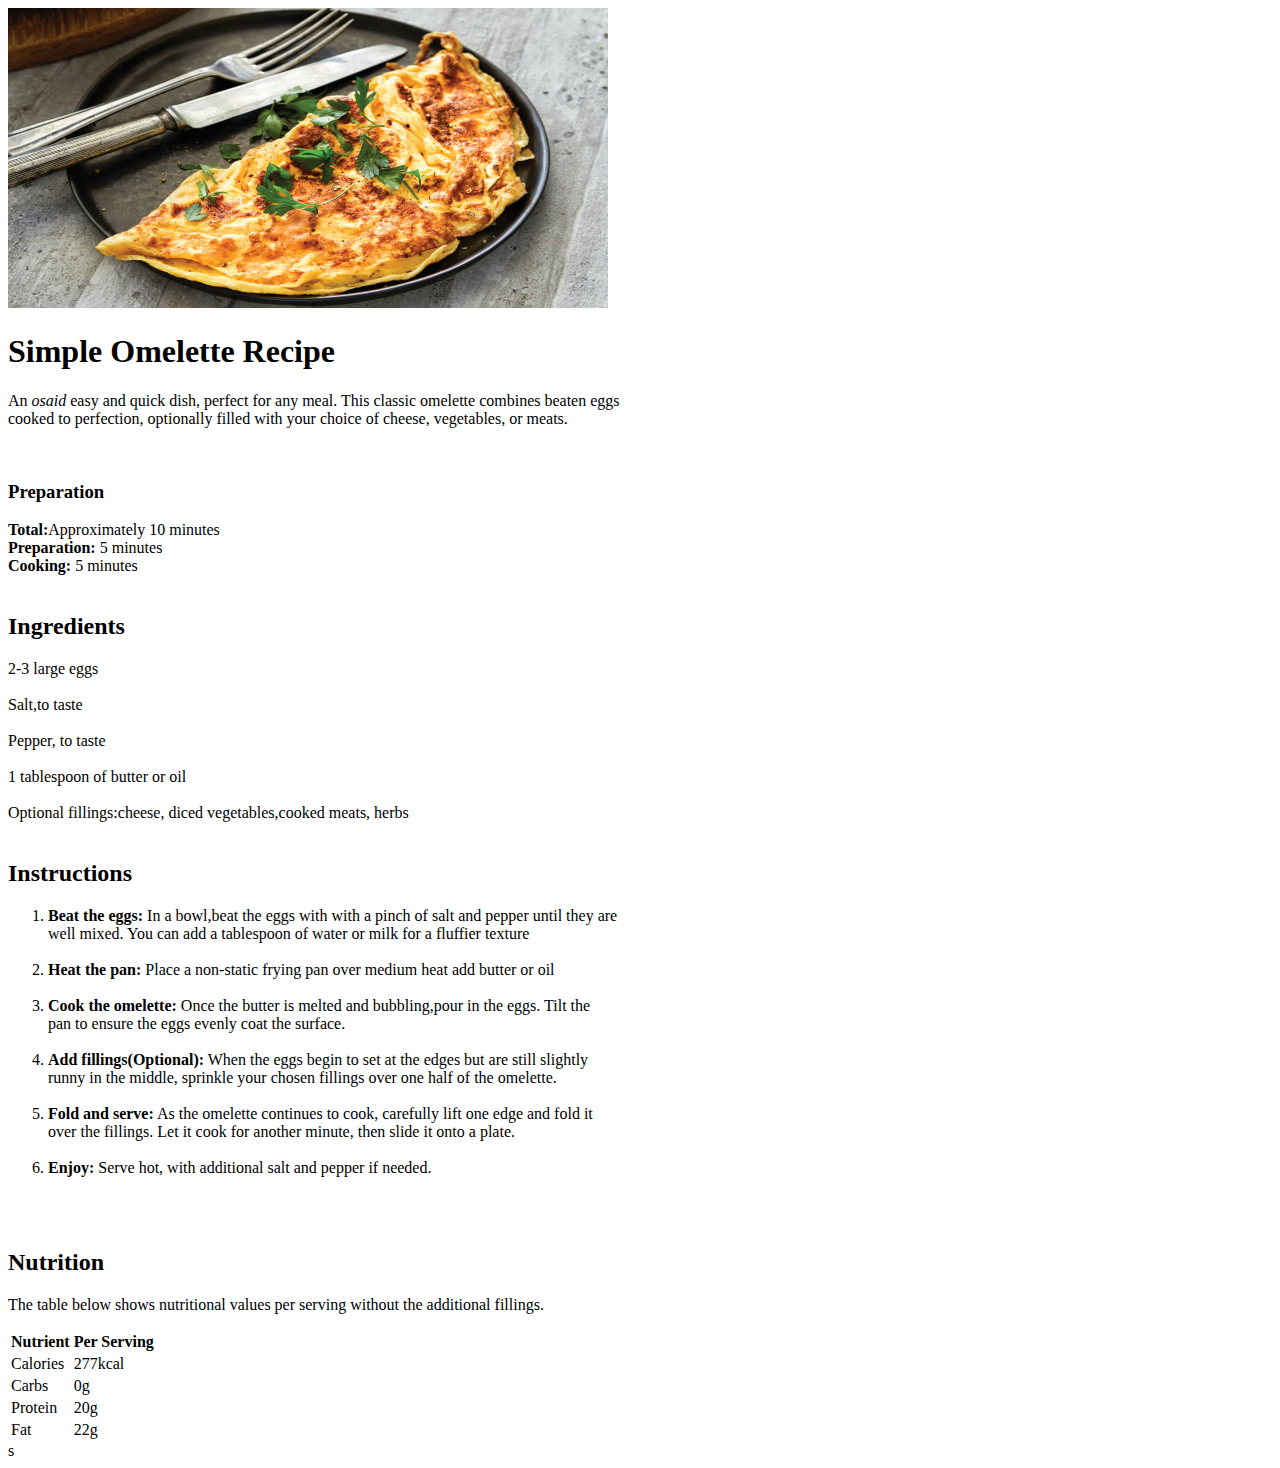
<file: assingmant 1/osaid.html>
<!DOCTYPE html>
<html lang="en">
<head>
    <meta charset="UTF-8">
    <meta name="viewport" content="width=device-width, initial-scale=1.0">
    <title>OMELETTE</title>
</head>
<body>
    <img src="Basic-omelette.jpg" alt="omelette" height="300" width="600">
    <div id="1">
        <h1>Simple Omelette Recipe</h1>
        <P>An <i>osaid </i>easy and <Del>    </Del> quick dish, perfect for any meal. This classic omelette combines beaten eggs    
        <br>cooked to perfection, optionally filled with your choice of cheese, vegetables, or meats. </P>
    </div>
    <br>
    <div id="2">
        <h3>Preparation</h3>
        <ui>
            <li><strong>Total:</strong>Approximately 10 minutes</li>
            <li><b>Preparation: </b> 5 minutes</li>
            <li><b>Cooking: </b> 5 minutes</li>

        </ui>
    </div>
    <br>
    <div id="3">
        <h2>Ingredients</h2>
     <ui>
        <li>2-3 large eggs</li>
        <br>
        <li>Salt,to taste</li>
        <br>
        <li>Pepper, to taste</li>
        <br>
        <li>1 tablespoon of butter or oil</li>
        <br>
        <li>Optional fillings:cheese, diced vegetables,cooked meats, herbs</li>
     </ui>   
    </div>
    <br>
    <div id="4">
        <h2>Instructions</h2>
        <ol>
            <li><b>Beat the eggs:</b> In a bowl,beat the eggs with with a pinch of salt and pepper until they are <br>
            well mixed. You can add a tablespoon of water or milk for a fluffier texture</li><br>
            <li><b>Heat the pan:</b> Place a non-static frying pan over medium heat add butter or oil</li><br>
            <li><b>Cook the omelette:</b> Once the butter is melted and bubbling,pour in the eggs. Tilt the <br>
            pan to ensure the eggs evenly coat the surface.</li><br>
            <li><b>Add fillings(Optional):</b> When the eggs begin to set at the edges but are still slightly <br>
            runny in the middle, sprinkle your chosen fillings over one half of the omelette.</li><br>
            <li><b>Fold and serve:</b> As the omelette continues to cook, carefully lift one edge and fold it <br>
            over the fillings. Let it cook for another minute, then slide it onto a plate.</li><br>
            <li><b>Enjoy:</b> Serve hot, with additional salt and pepper if needed.</li><br>
        </ol>
    </div>
    <br>
    <div id="5">
        <h2>Nutrition</h2>
        <p>The table below shows nutritional values per serving without the additional fillings.</p>
        <table>
            <thead>
              <tr>
                <th>Nutrient</th>
                <th>Per Serving</th>
              </tr>
            </thead>
            <tbody>
              <tr>
                <td>Calories</td>
                <td>277kcal</td>
              </tr>
              <tr>
                <td>Carbs</td>
                <td>0g</td>
              </tr>
              <tr>
                <td>Protein</td>
                <td>20g</td>
              </tr>
              <tr>
                <td>Fat</td>
                <td>22g</td>
              </tr>
            </tbody>
          </table>
    </div>
    s
</body>
</html>
</file>
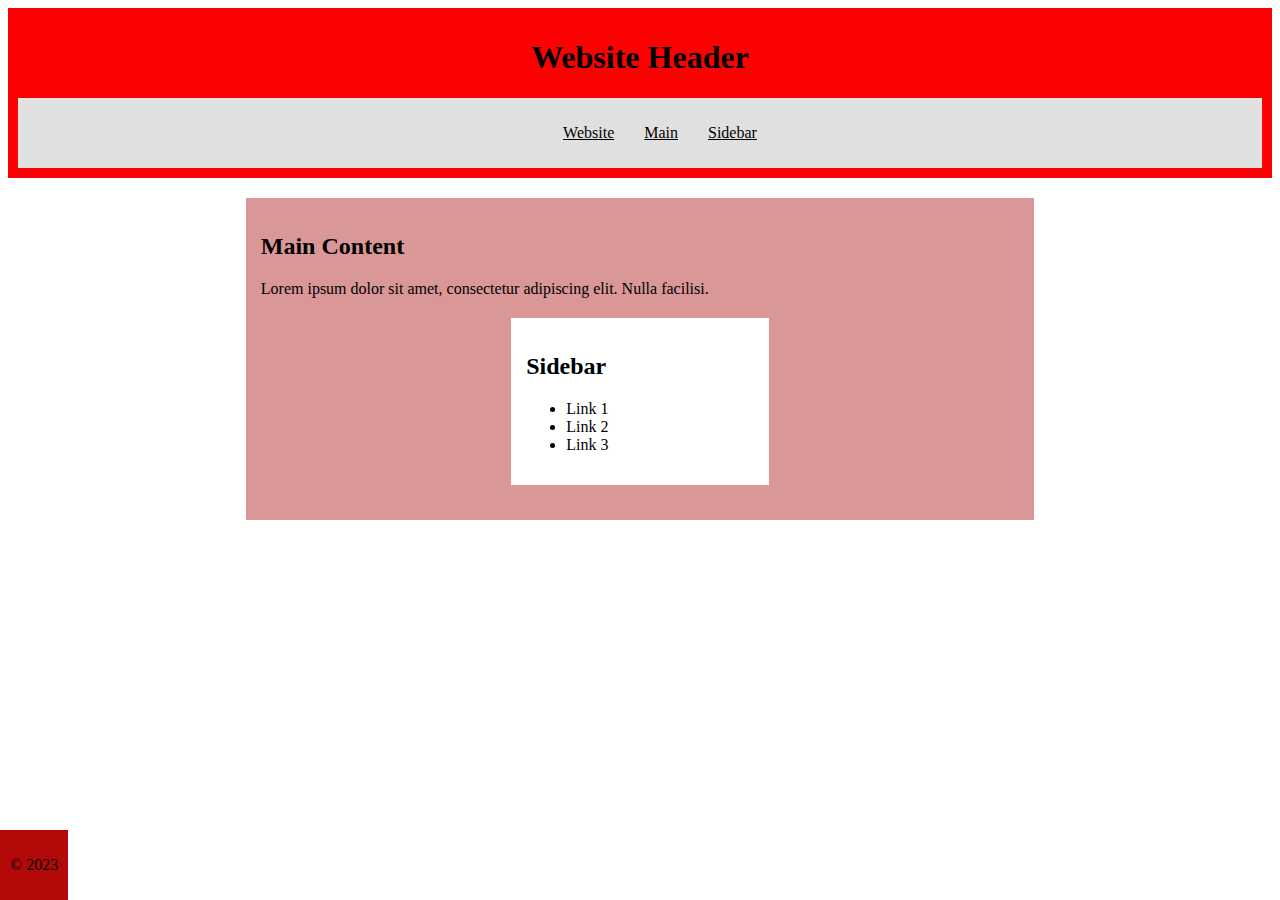
<file: assingmant 4/os.html>
<!DOCTYPE html>
<html lang="en">
<head>
    <meta charset="UTF-8">
    <meta name="viewport" content="width=device-width, initial-scale=1.0">
    <title>CSS Positioning Practice</title>
    <link rel="stylesheet" href="style.css">
</head>
<body>
    <header>
        <h1>Website Header</h1>
        <nav>
            <ul>
                <li><a href="#">Website</a></li>
                <li><a href="#">Main</a></li>
                <li><a href="#">Sidebar</a></li>
            </ul>
        </nav>
    </header>
    <main>
        <article>
            <h2>Main Content</h2>
            <p>Lorem ipsum dolor sit amet, consectetur adipiscing elit. Nulla facilisi.</p>
        </article>
        <aside>
            <h2>Sidebar</h2>
            <ul>
                <li>Link 1</li>
                <li>Link 2</li>
                <li>Link 3</li>
            </ul>
        </aside>
    </main>
    <footer>
        <p>© 2023</p>
    </footer>
</body>
</html>
</file>
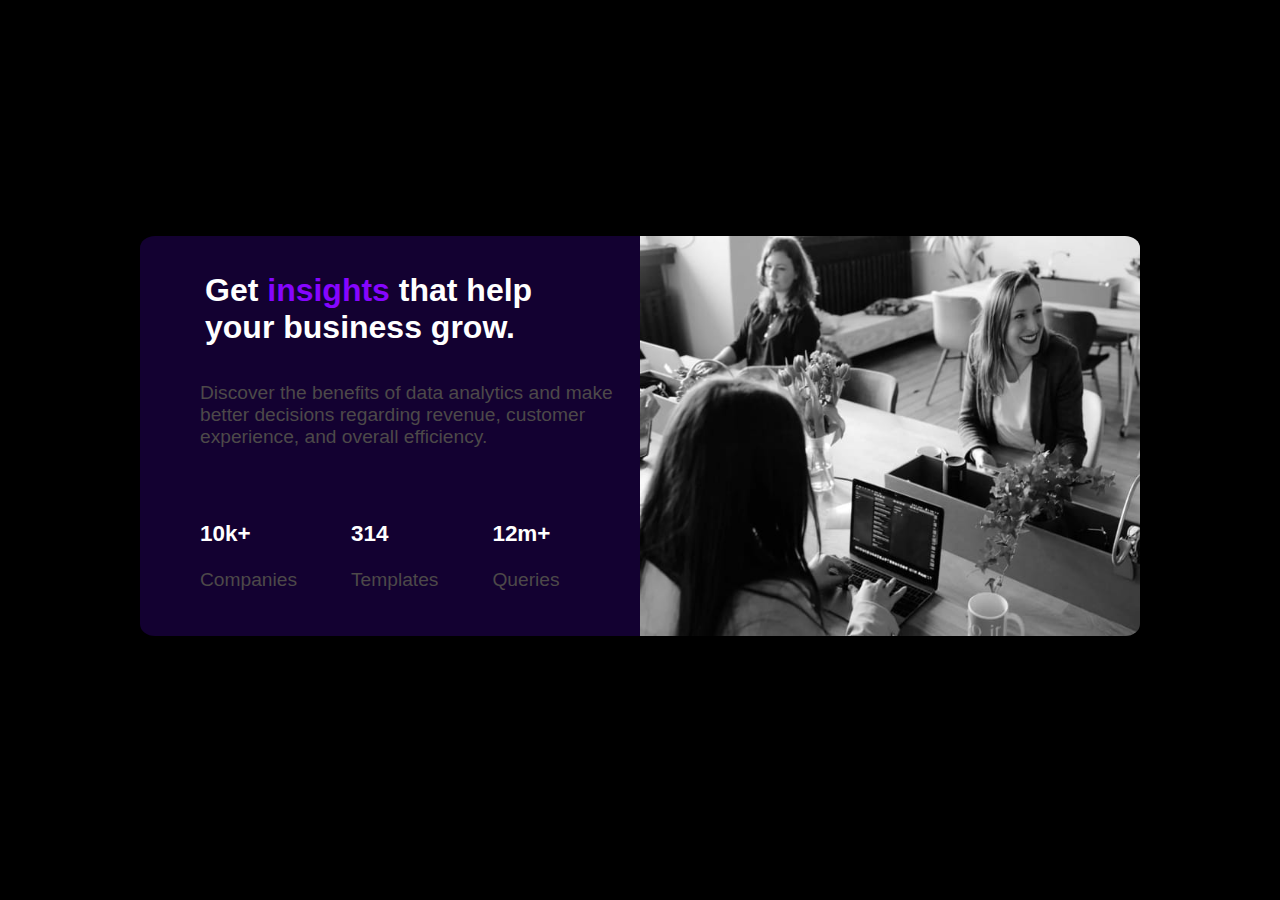
<file: challenge/osaid.html>
<!DOCTYPE html>
<html lang="en">
<head>
  <meta charset="UTF-8">
  <meta name="viewport" content="width=device-width, initial-scale=1.0"> <!-- displays site properly based on user's device -->

<link rel="stylesheet" href="style.css">  
<title>Frontend Mentor | Stats preview card component</title>
</head>
<body>
<div class="cont">
  <h1>Get <span class="insights">insights</span> that help <br> your business grow.</h1>

  <p class="pp">Discover the benefits of data analytics and make <br> better decisions regarding revenue, customer <br>
  experience, and overall efficiency.</p>
<div class="Stats">
  <div class="s1"><h3>10k+</h3> <p >Companies</p></div>
  <div class="s2"><h3>314</h3>  <p>Templates</p></div>
  <div class="s3"><h3>12m+</h3> <p>Queries</p></div>
</div>
</div>


  <img src="image-header-mobile.jpg" alt="">
</body>
</html>
</file>
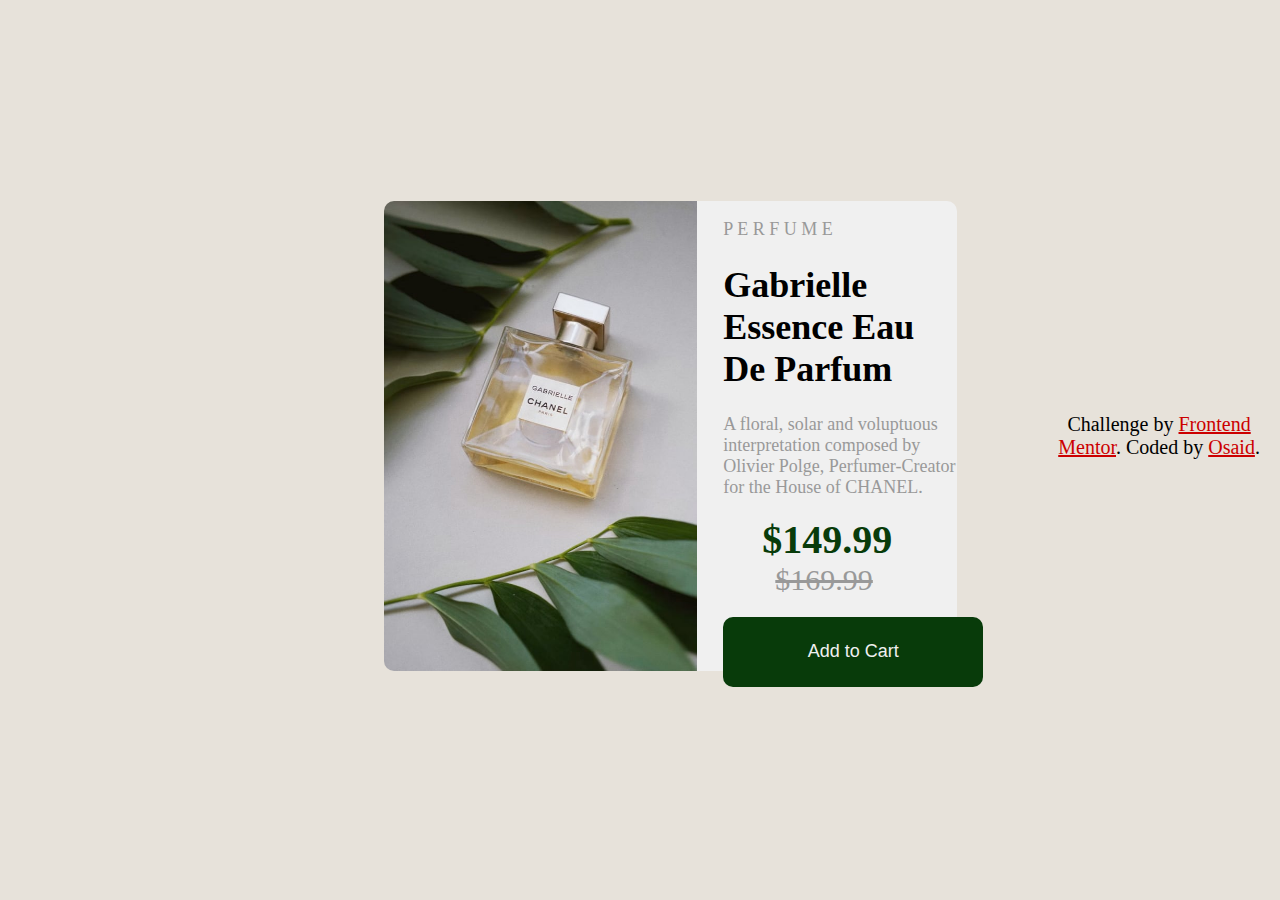
<file: Task 5/os.html>
<!DOCTYPE html>
<html lang="en">
<head>
  <meta charset="UTF-8">
  <meta name="viewport" content="width=device-width, initial-scale=1.0"> <!-- displays site properly based on user's device -->

<link rel="stylesheet" href="style.css">  
<img src="image-product-desktop.jpg" alt="">
  <title>Frontend Mentor | Product preview card component</title>


</head>
<body>
<section class="ss">
  <p class="perfume">P E R F U M E</p>

  <h1 class="h1">Gabrielle<br> Essence Eau <br> De Parfum</h1>

  <p class="p">A floral, solar and voluptuous <br> interpretation composed by <br> Olivier Polge, 
  Perfumer-Creator <br> for the House of CHANEL.</p>
<div class="price">$149.99</div>
<div class="old-price">$169.99</div>
<button class="button" :hover>Add to Cart</button>
</section>
<div class="attribution">
  Challenge by <a href="https://www.frontendmentor.io?ref=challenge" target="_blank">Frontend Mentor</a>. 
  Coded by <a href="#">Osaid</a>.
</div>
</body>
</html>
</file>
<file: assingmant 4/style.css>
header{
    position: fixed;
    top: 0;
    left: 0;
    background-color: #fc0101;
    padding: 10px;
    position: static;
    text-align: center;
}
nav ul {
    display: flex;
    justify-content: center;
    gap: 30px;
}
nav ul li {
    display: inline;
}

nav ul li a {
    color: black;
}

nav {
    position: static;
    background-color: #E0E0E0;
    padding: 10px;
}
main  {
    width: 60%;
    margin: 20px auto;
    background-color: #da9797;
    padding: 15px;
}
aside{
    position: relative;
    left: 0;
    width: 30%;
    margin: 20px auto;
    background-color: #ffffff;
    padding: 15px;    
}
footer{
    position: fixed;
    bottom: 0;
    left: 0;
    background-color: #b40909;
    padding: 10px;
}
</file>
<file: challenge/style.css>
body{
    font-family: Arial, sans-serif;
    display: flex;
    justify-content: center;
    align-items: center;
    background-color: rgb(0, 0, 0);
    height: 95vh;
    
}
.cont{
    border-top-left-radius: 3% ;
    border-bottom-left-radius: 3% ;
    height: 400px;
    width: 500px;
    background-color: #130131;
    color: #fff;
    
    
}
h1{
    padding: 15px;
    margin-left: 10%;
    
}
.pp{
    font-size: 120%;
    margin-left: 12%;
    margin-bottom: 5%;
}
p{
  
color: #4d4949;
}
.Stats{
display: flex;    
padding: 5%;
margin-left: 7%;
font-size: 120%;
}
img {
    border-top-right-radius:  3%;
    border-bottom-right-radius: 3%;
    height: 400px;
    width: 500px; 
}
.s2{

    margin-left: 13%;
}
.s3{
    margin-left: 13%;
}
.insights{
    color: #8605ff;
}
</file>
<file: Task 5/style.css>
body{
    display: flex;
    justify-content: center;
    align-items: center;
    background-color: rgb(231, 226, 218);
    height: 95vh;
    margin-left: 30%;
}
img {
    height: 470px;
    width: 350px;
    border-top-left-radius: 10px;
    border-bottom-left-radius: 10px;
  }
  .ss{
    font-size: large;
    width: 350px;
    height: 470px;
    border-top-right-radius: 10px;
    border-bottom-right-radius: 10px;
    background-color: #f0f0f0;
  }
.h1{
  margin-left: 10%;
}
.perfume{
  margin-left: 10%;
  color: #999;
}
.p{
  margin-left: 10%;
  color: #999;
}
.price{
    margin-left: 25%;
    font-size: 40px;
    color: #083b0a;
    font-weight: bold;
}
.old-price{
    margin-left: 30%;
    font-size: 30px;
    text-decoration: line-through;
    color: #999;
}
button{
width: 260px;
height: 70px;  
background-color: #083b0a;
color: #f0f0f0;
border: none;
border-radius: 10px;
padding: 15px 20px;
margin-left: 10%;
margin-top: 20px;
font-size: large;
display: inline-block;
}
.button:hover {
    background-color: hsl(160, 43%, 3%);
  }
  .attribution {
    text-align: center;
    font-size: 20px;
    margin-left: 10%;
  }
  
  .attribution a {
    color: #c00;
  }
</file>
